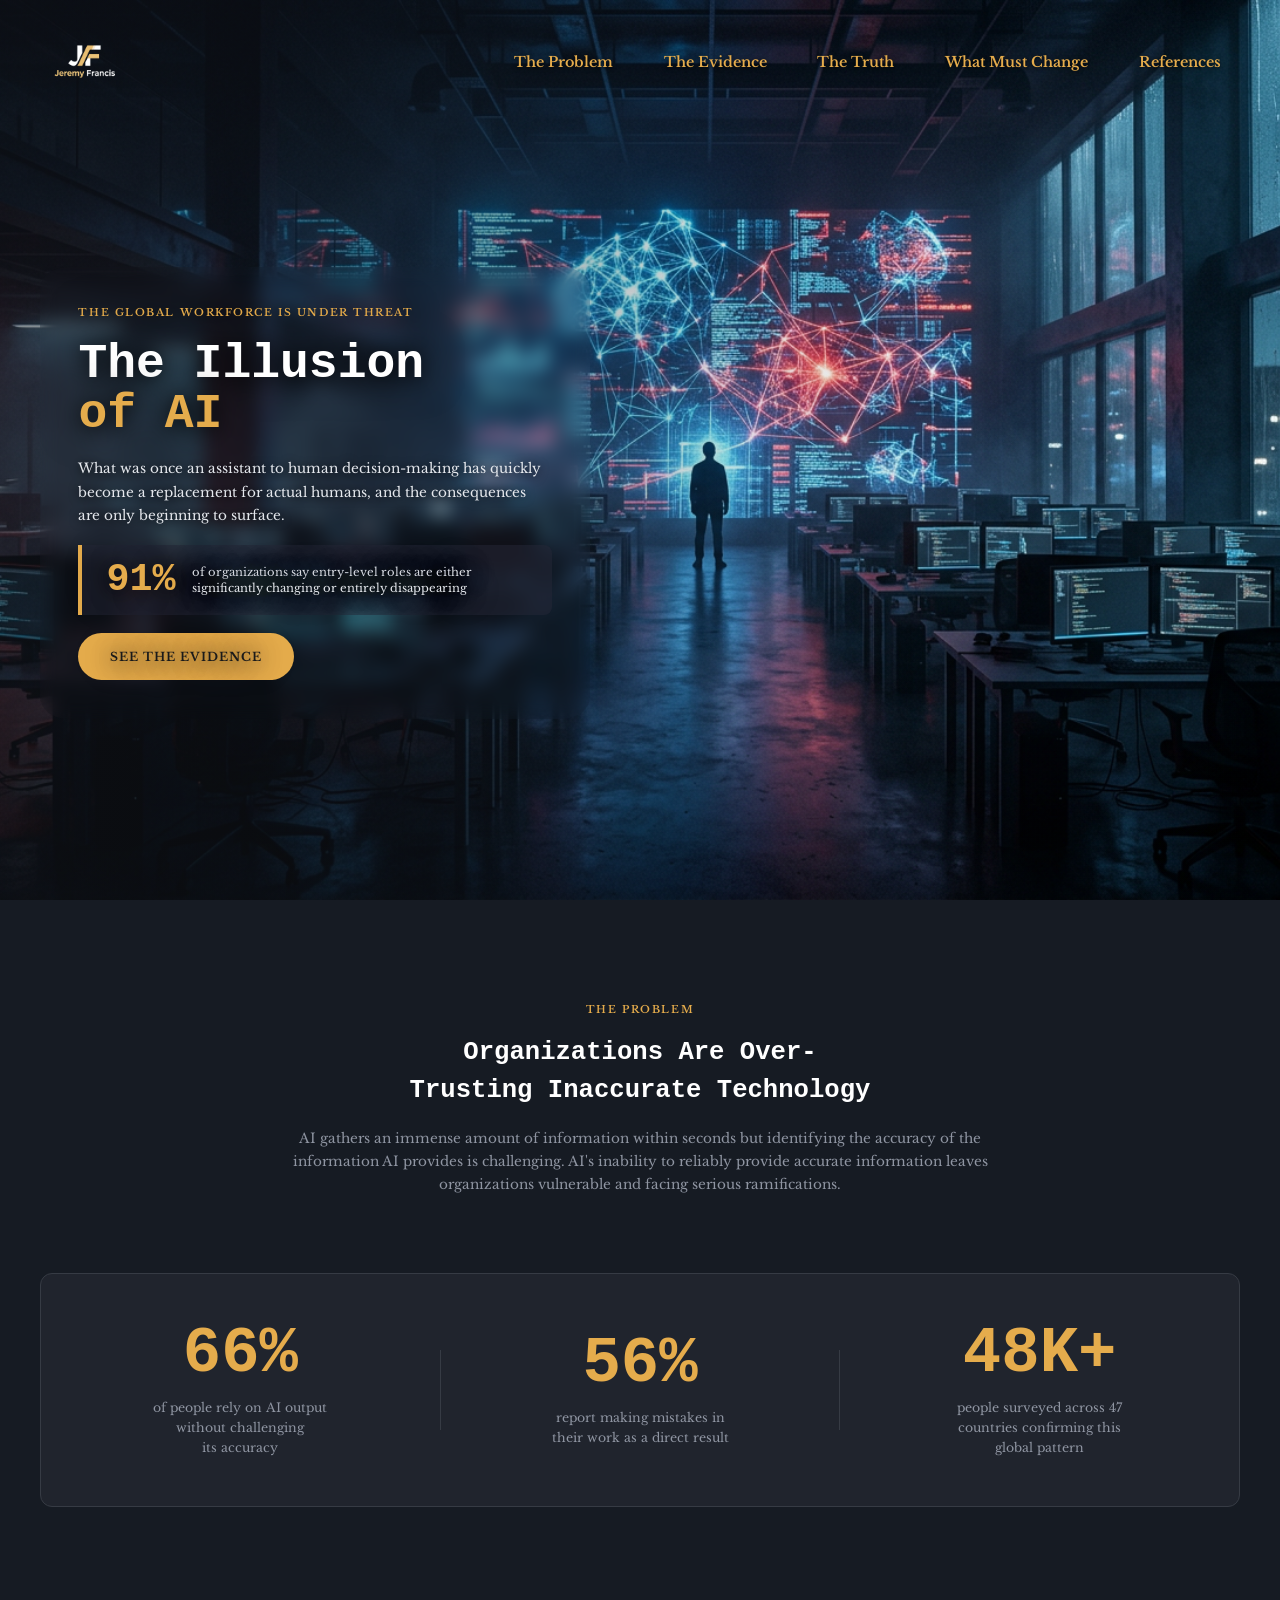
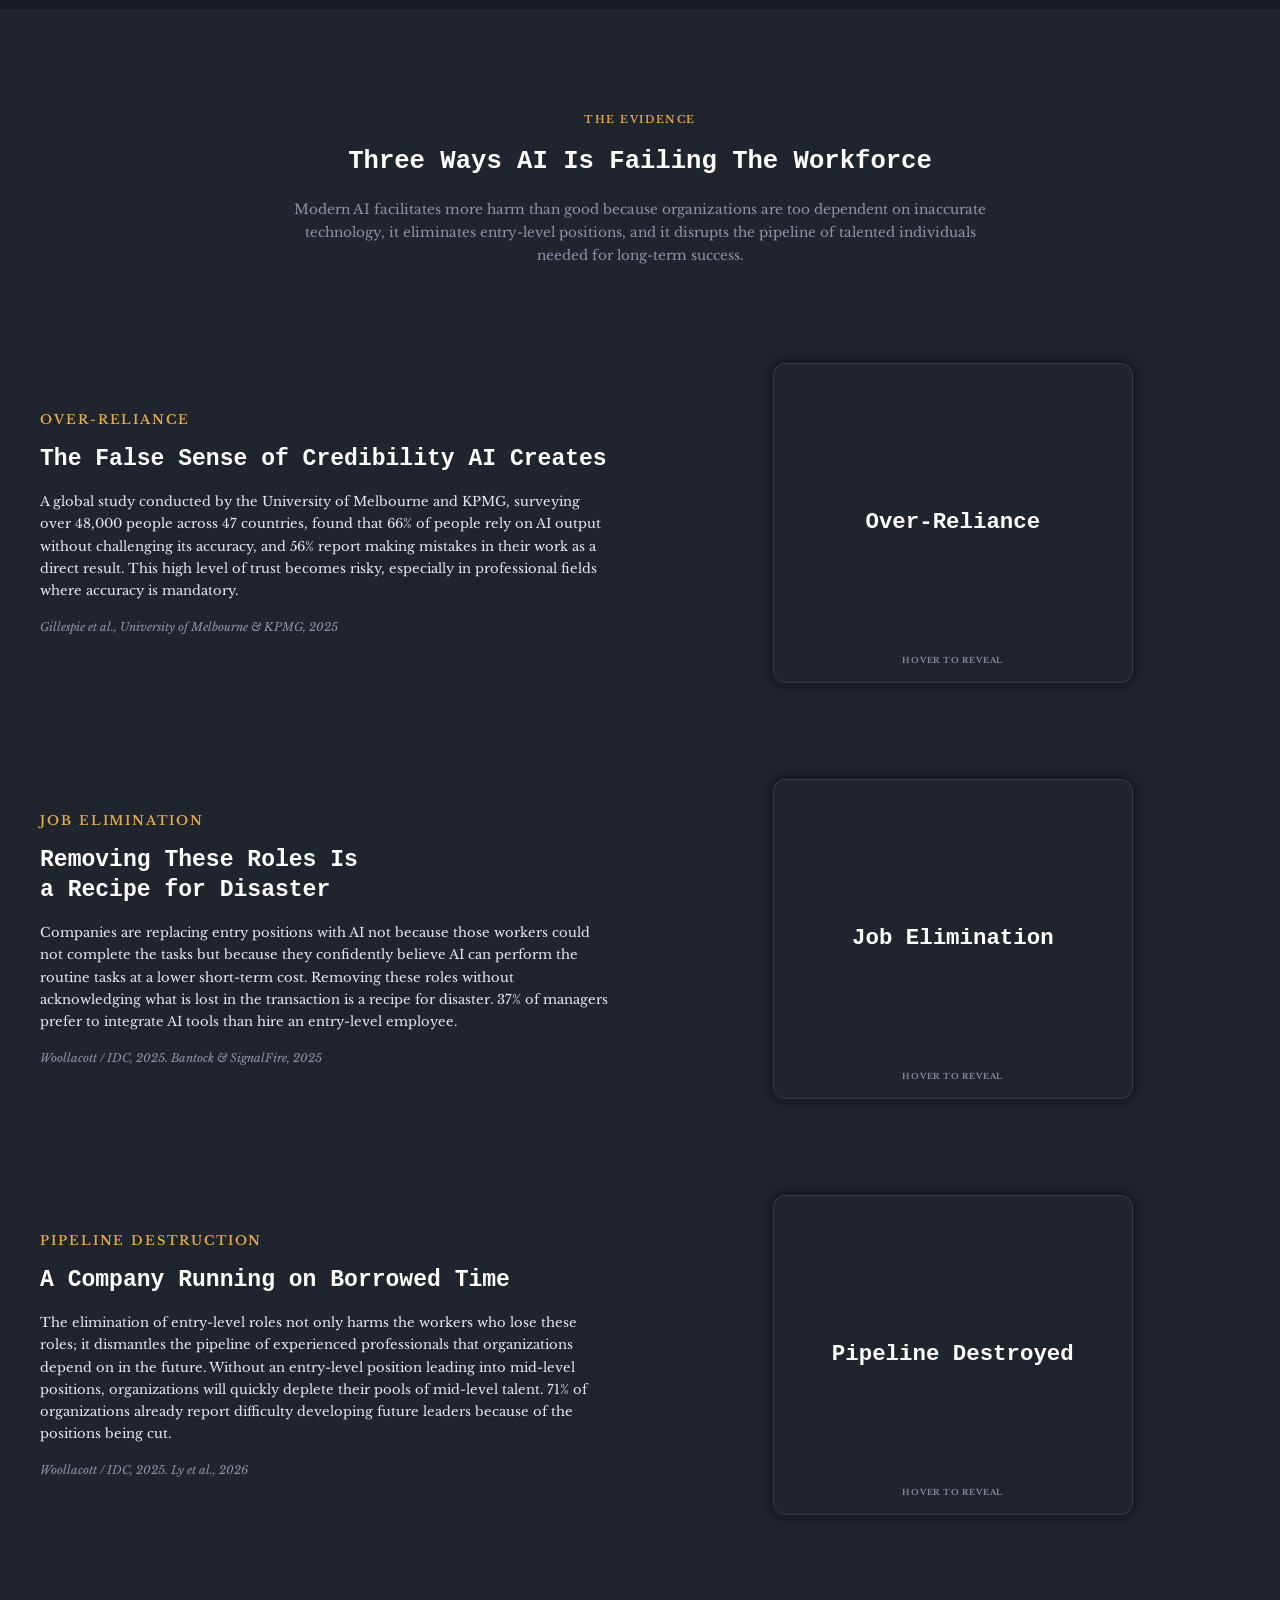
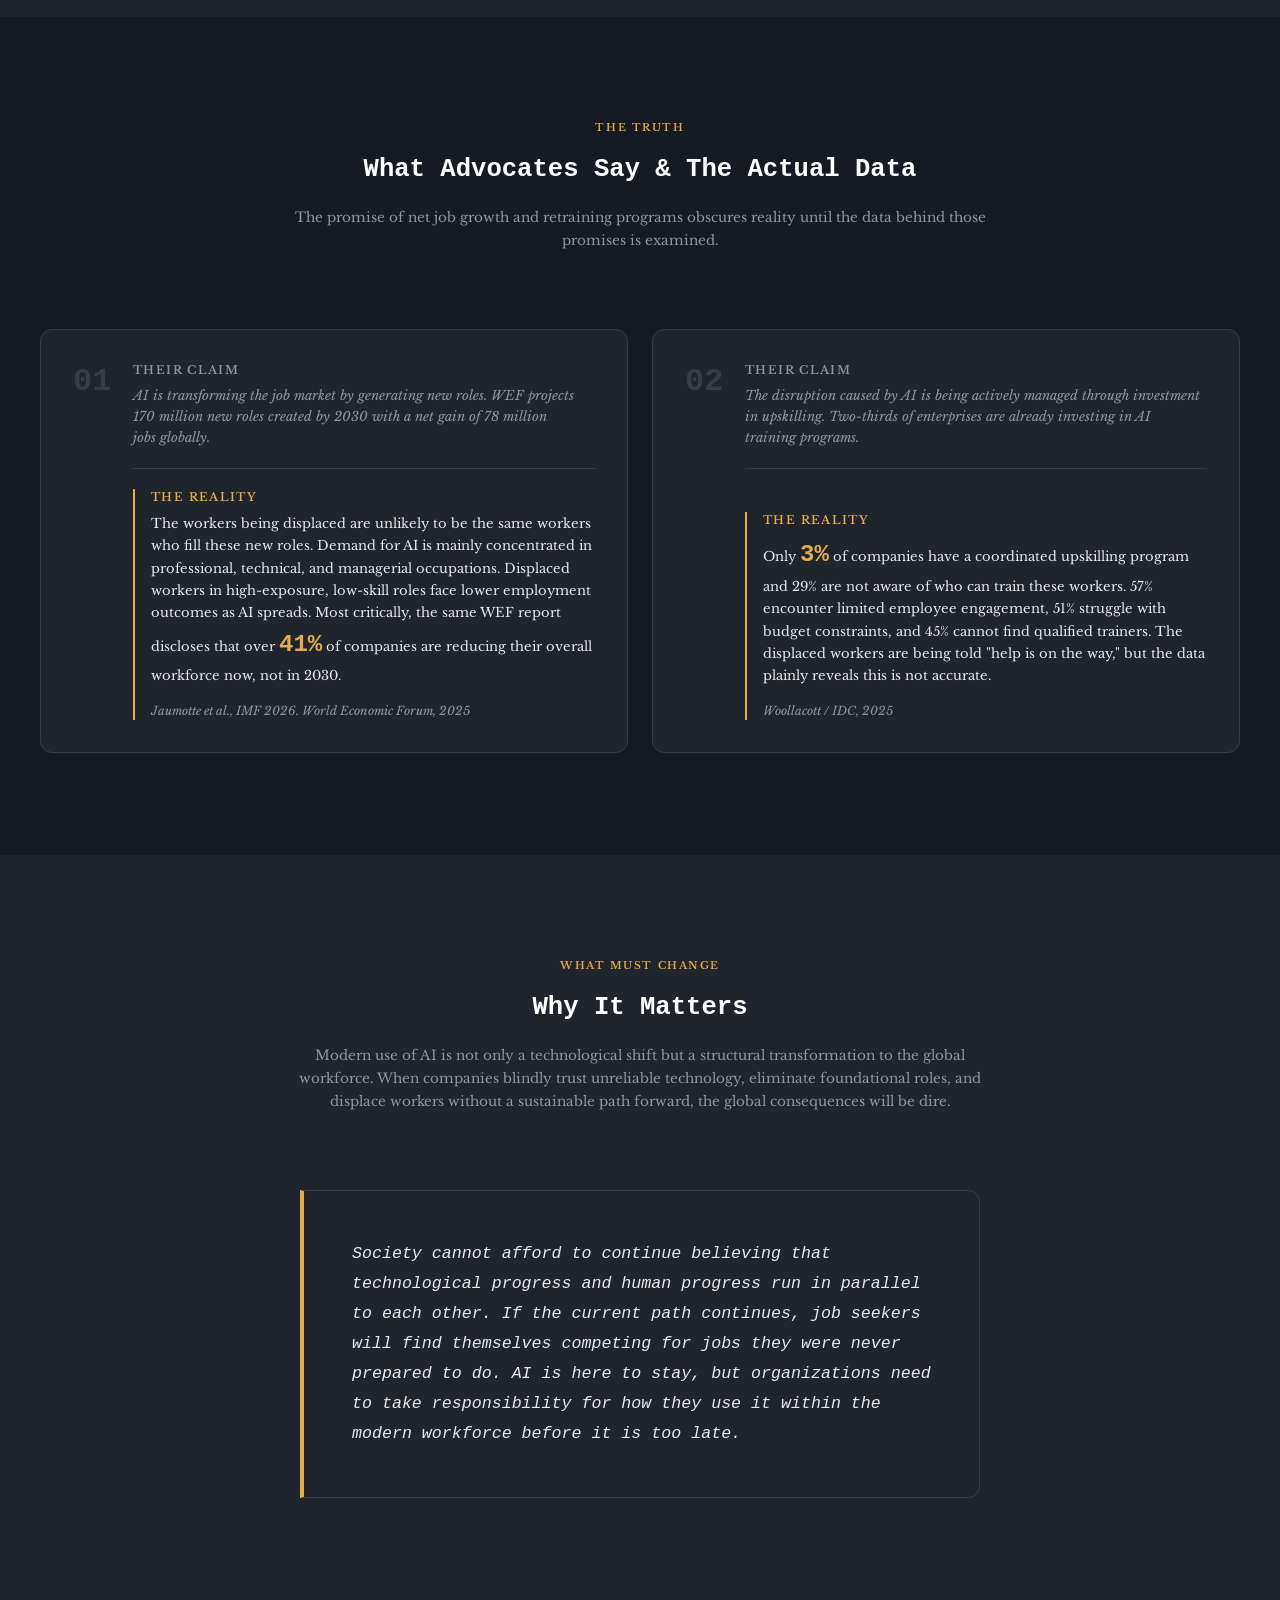
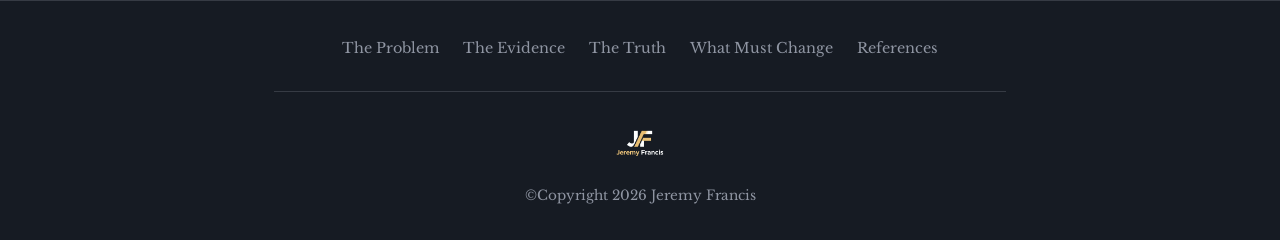
<file: index.html>
<!doctype html>
<html>
  <head>
    <title>AI Illusion</title>
    <link rel="stylesheet" href="style.css" />
    <meta name="viewport" content="width=device-width, initial-scale=1.0" />
  </head>
  <body>
    <header>
      <div>
        <nav>
          <a href="index.html" class="logo-text">
            <img src="public/transparent-logo.png" alt="Logo Jeremy Francis" />
          </a>
          <input type="checkbox" id="menu-toggle" class="menu-toggle" />
          <label for="menu-toggle" class="hamburger">
            <span></span>
          </label>
          <ul class="menu">
            <li><a href="#problem">The Problem</a></li>
            <li><a href="#evidence">The Evidence</a></li>
            <li><a href="#truth">The Truth</a></li>
            <li><a href="#change">What Must Change</a></li>
            <li><a href="references.html">References</a></li>
          </ul>
        </nav>
      </div>
    </header>

    <div class="hero-background-img">
      <div class="hero-content">
        <div class="hero-text">
          <p class="hero-eyebrow">The Global Workforce Is Under Threat</p>
          <h1 class="hero-title">
            The Illusion <span class="hero-accent">of AI</span>
          </h1>
          <p class="hero-subtitle">
            What was once an assistant to human decision-making has quickly
            become a replacement for actual humans, and the consequences are
            only beginning to surface.
          </p>
          <div class="hero-stat">
            <span class="stat-number">91%</span>
            <span class="stat-label"
              >of organizations say entry-level roles are either significantly
              changing or entirely disappearing</span
            >
          </div>
          <a href="#evidence" class="hero-btn">See The Evidence</a>
        </div>
      </div>
    </div>

    <main>
      <section id="problem" class="section">
        <div class="intro">
          <p class="eyebrow">The Problem</p>
          <h2>
            Organizations Are
            <span class="accent">Over-Trusting</span> Inaccurate Technology
          </h2>
          <p class="lead">
            AI gathers an immense amount of information within seconds but
            identifying the accuracy of the information AI provides is
            challenging. AI's inability to reliably provide accurate information
            leaves organizations vulnerable and facing serious ramifications.
          </p>
        </div>
        <div class="stats">
          <div>
            <span>66%</span>
            <p>of people rely on AI output without challenging its accuracy</p>
          </div>
          <hr />
          <div>
            <span>56%</span>
            <p>report making mistakes in their work as a direct result</p>
          </div>
          <hr />
          <div>
            <span>48K+</span>
            <p>
              people surveyed across 47 countries confirming this global pattern
            </p>
          </div>
        </div>
      </section>

      <section id="evidence" class="section">
        <div class="intro">
          <p class="eyebrow">The Evidence</p>
          <h2>
            Three Ways AI Is <span class="accent">Failing</span> The Workforce
          </h2>
          <p class="lead">
            Modern AI facilitates more harm than good because organizations are
            too dependent on inaccurate technology, it eliminates entry-level
            positions, and it disrupts the pipeline of talented individuals
            needed for long-term success.
          </p>
        </div>

        <div class="evidence-row">
          <div class="evidence-text">
            <p>Over-Reliance</p>
            <h3>The False Sense of Credibility AI Creates</h3>
            <p>
              A global study conducted by the University of Melbourne and KPMG,
              surveying over 48,000 people across 47 countries, found that 66%
              of people rely on AI output without challenging its accuracy, and
              56% report making mistakes in their work as a direct result. This
              high level of trust becomes risky, especially in professional
              fields where accuracy is mandatory.
            </p>
            <p class="evidence-source">
              Gillespie et al., University of Melbourne & KPMG, 2025
            </p>
          </div>
          <div class="card">
            <input type="checkbox" id="card-1" class="card-toggle" />
            <div class="first-content">
              <h2>Over-Reliance</h2>
              <label for="card-1" class="card-btn">View Info</label>
            </div>
            <div class="second-content">
              <p>
                Less experienced pathologists followed inaccurate AI results
                even when they previously diagnosed the correct results without
                the AI's assistance. The false sense of credibility AI creates
                can persuade even the most experienced individuals to second
                guess their own judgment.
              </p>
            </div>
          </div>
        </div>

        <div class="evidence-row evidence-row-reverse">
          <div class="card">
            <input type="checkbox" id="card-2" class="card-toggle" />
            <div class="first-content">
              <h2>Job Elimination</h2>
              <label for="card-2" class="card-btn">View Info</label>
            </div>
            <div class="second-content">
              <p>
                Junior-level job postings have declined 35% since January 2023,
                with 66% of enterprises actively slowing down on hiring junior
                roles. 91% of organizations acknowledge these roles are either
                significantly changing or entirely disappearing.
              </p>
            </div>
          </div>
          <div class="evidence-text">
            <p>Job Elimination</p>
            <h3>Removing These Roles Is a Recipe for Disaster</h3>
            <p>
              Companies are replacing entry positions with AI not because those
              workers could not complete the tasks but because they confidently
              believe AI can perform the routine tasks at a lower short-term
              cost. Removing these roles without acknowledging what is lost in
              the transaction is a recipe for disaster. 37% of managers prefer
              to integrate AI tools than hire an entry-level employee.
            </p>
            <p class="evidence-source">
              Woollacott / IDC, 2025. Bantock & SignalFire, 2025
            </p>
          </div>
        </div>

        <div class="evidence-row">
          <div class="evidence-text">
            <p>Pipeline Destruction</p>
            <h3>A Company Running on Borrowed Time</h3>
            <p>
              The elimination of entry-level roles not only harms the workers
              who lose these roles; it dismantles the pipeline of experienced
              professionals that organizations depend on in the future. Without
              an entry-level position leading into mid-level positions,
              organizations will quickly deplete their pools of mid-level
              talent. 71% of organizations already report difficulty developing
              future leaders because of the positions being cut.
            </p>
            <p class="evidence-source">
              Woollacott / IDC, 2025. Ly et al., 2026
            </p>
          </div>
          <div class="card">
            <input type="checkbox" id="card-3" class="card-toggle" />
            <div class="first-content">
              <h2>Pipeline Destroyed</h2>
              <label for="card-3" class="card-btn">View Info</label>
            </div>
            <div class="second-content">
              <p>
                Without having entry-level experience, applicants lack the
                advanced skills required for the remaining roles. A company that
                completely disregards the entry-level role is a company that is
                running on borrowed time.
              </p>
            </div>
          </div>
        </div>
      </section>

      <section id="truth" class="section">
        <div class="intro">
          <p class="eyebrow">The Truth</p>
          <h2>What Advocates Say & The Actual Data</h2>
          <p class="lead">
            The promise of net job growth and retraining programs obscures
            reality until the data behind those promises is examined.
          </p>
        </div>

        <div class="truth-list">
          <div class="truth-item">
            <span>01</span>
            <div>
              <div>
                <p>Their claim</p>
                <p>
                  AI is transforming the job market by generating new roles. WEF
                  projects 170 million new roles created by 2030 with a net gain
                  of 78 million jobs globally.
                </p>
              </div>
              <div>
                <p>The reality</p>
                <p>
                  The workers being displaced are unlikely to be the same
                  workers who fill these new roles. Demand for AI is mainly
                  concentrated in professional, technical, and managerial
                  occupations. Displaced workers in high-exposure, low-skill
                  roles face lower employment outcomes as AI spreads. Most
                  critically, the same WEF report discloses that over
                  <strong>41%</strong>
                  of companies are reducing their overall workforce now, not in
                  2030.
                </p>
                <p>Jaumotte et al., IMF 2026. World Economic Forum, 2025</p>
              </div>
            </div>
          </div>

          <div class="truth-item">
            <span>02</span>
            <div>
              <div>
                <p>Their claim</p>
                <p>
                  The disruption caused by AI is being actively managed through
                  investment in upskilling. Two-thirds of enterprises are
                  already investing in AI training programs.
                </p>
              </div>
              <div>
                <p>The reality</p>
                <p>
                  Only <strong>3%</strong> of companies have a coordinated
                  upskilling program and 29% are not aware of who can train
                  these workers. 57% encounter limited employee engagement, 51%
                  struggle with budget constraints, and 45% cannot find
                  qualified trainers. The displaced workers are being told "help
                  is on the way," but the data plainly reveals this is not
                  accurate.
                </p>
                <p>Woollacott / IDC, 2025</p>
              </div>
            </div>
          </div>
        </div>
      </section>

      <section id="change" class="section">
        <div class="intro">
          <p class="eyebrow">What Must Change</p>
          <h2>Why It <span class="accent">Matters</span></h2>
          <p class="lead">
            Modern use of AI is not only a technological shift but a structural
            transformation to the global workforce. When companies blindly trust
            unreliable technology, eliminate foundational roles, and displace
            workers without a sustainable path forward, the global consequences
            will be dire.
          </p>
        </div>
        <div class="change-closing">
          <p>
            Society cannot afford to continue believing that technological
            progress and human progress run in parallel to each other. If the
            current path continues, job seekers will find themselves competing
            for jobs they were never prepared to do. AI is here to stay, but
            organizations need to take responsibility for how they use it within
            the modern workforce before it is too late.
          </p>
        </div>
      </section>
    </main>

    <footer>
      <div class="maintain">
        <ul class="menu-footer">
          <li><a href="#problem">The Problem</a></li>
          <li><a href="#evidence">The Evidence</a></li>
          <li><a href="#truth">The Truth</a></li>
          <li><a href="#change">What Must Change</a></li>
          <li><a href="references.html">References</a></li>
        </ul>
        <div class="footer-head">
          <a href="index.html" class="logo-text">
            <img src="public/transparent-logo.png" alt="Logo Jeremy Francis" />
          </a>
          <p>©Copyright 2026 Jeremy Francis</p>
        </div>
      </div>
    </footer>
  </body>
</html>
</file>
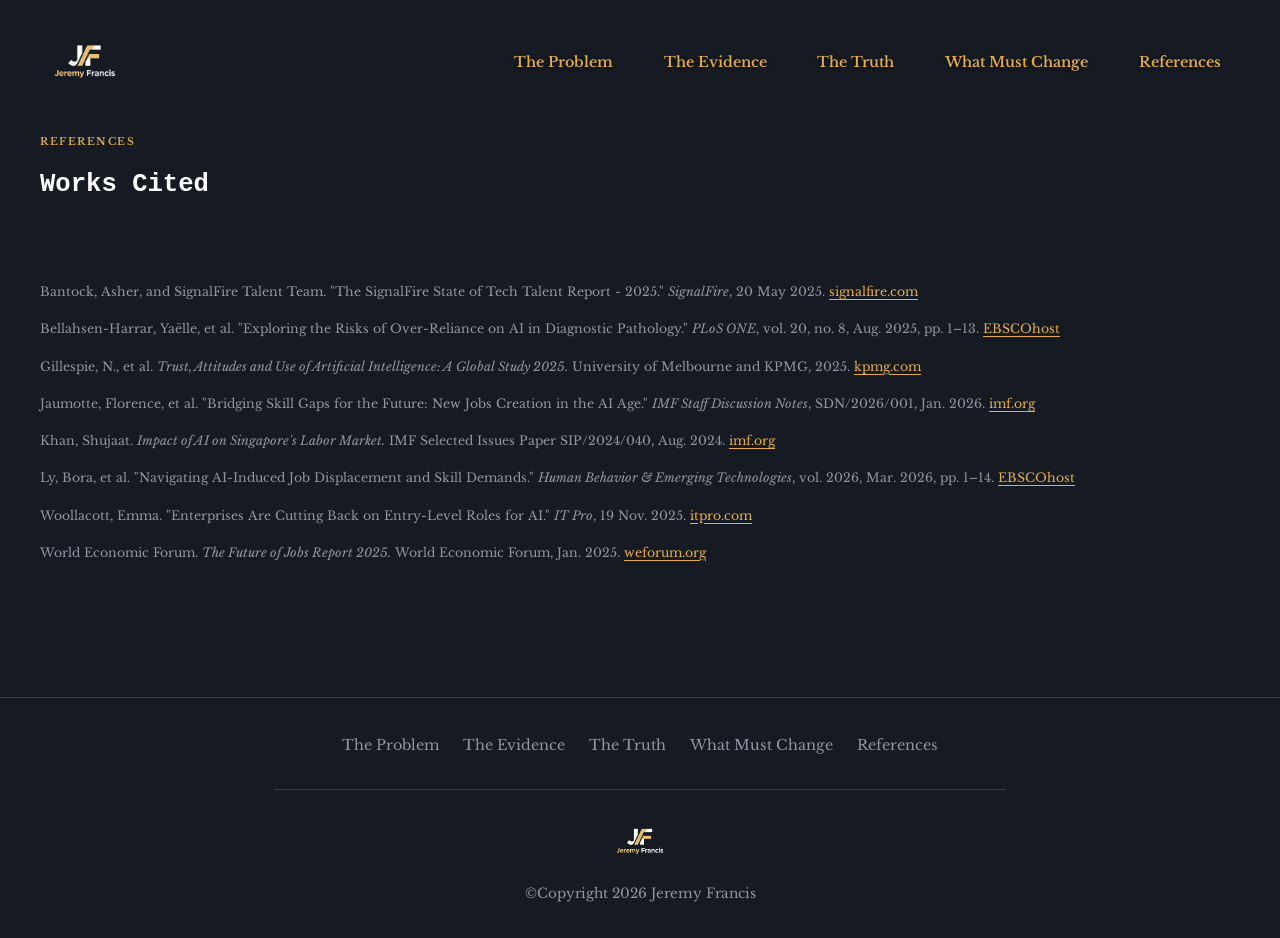
<file: references.html>
<!doctype html>
<html>
  <head>
    <title>References | AI Illusion</title>
    <link rel="stylesheet" href="style.css" />
    <meta name="viewport" content="width=device-width, initial-scale=1.0" />
  </head>
  <body>
    <header>
      <div>
        <nav>
          <a href="index.html" class="logo-text">
            <img src="public/transparent-logo.png" alt="Logo Jeremy Francis" />
          </a>
          <input type="checkbox" id="menu-toggle" class="menu-toggle" />
          <label for="menu-toggle" class="hamburger">
            <span></span>
          </label>
          <ul class="menu">
            <li><a href="index.html#problem">The Problem</a></li>
            <li><a href="index.html#evidence">The Evidence</a></li>
            <li><a href="index.html#truth">The Truth</a></li>
            <li><a href="index.html#change">What Must Change</a></li>
            <li><a href="references.html">References</a></li>
          </ul>
        </nav>
      </div>
    </header>

    <main>
      <section id="references" class="ref-section section">
        <div class="intro">
          <p class="eyebrow">References</p>
          <h2>Works <span class="accent">Cited</span></h2>
        </div>
        <div class="ref-list">
          <p>
            Bantock, Asher, and SignalFire Talent Team. "The SignalFire State of
            Tech Talent Report - 2025." <em>SignalFire</em>, 20 May 2025.
            <a
              href="https://www.signalfire.com/blog/signalfire-state-of-talent-report-2025"
              target="_blank"
              >signalfire.com</a
            >
          </p>
          <p>
            Bellahsen-Harrar, Yaëlle, et al. "Exploring the Risks of
            Over-Reliance on AI in Diagnostic Pathology." <em>PLoS ONE</em>,
            vol. 20, no. 8, Aug. 2025, pp. 1–13.
            <a
              href="https://doi-org.bridgevalley.idm.oclc.org/10.1371/journal.pone.0323270"
              target="_blank"
              >EBSCOhost</a
            >
          </p>
          <p>
            Gillespie, N., et al.
            <em
              >Trust, Attitudes and Use of Artificial Intelligence: A Global
              Study 2025.</em
            >
            University of Melbourne and KPMG, 2025.
            <a
              href="https://kpmg.com/xx/en/our-insights/ai-and-technology/trust-attitudes-and-use-of-ai.html"
              target="_blank"
              >kpmg.com</a
            >
          </p>
          <p>
            Jaumotte, Florence, et al. "Bridging Skill Gaps for the Future: New
            Jobs Creation in the AI Age." <em>IMF Staff Discussion Notes</em>,
            SDN/2026/001, Jan. 2026.
            <a
              href="https://www.imf.org/-/media/files/publications/sdn/2026/english/sdnea2026001.pdf"
              target="_blank"
              >imf.org</a
            >
          </p>
          <p>
            Khan, Shujaat. <em>Impact of AI on Singapore's Labor Market.</em>
            IMF Selected Issues Paper SIP/2024/040, Aug. 2024.
            <a
              href="https://www.imf.org/-/media/files/publications/selected-issues-papers/2024/english/sipea2024040.pdf"
              target="_blank"
              >imf.org</a
            >
          </p>
          <p>
            Ly, Bora, et al. "Navigating AI-Induced Job Displacement and Skill
            Demands." <em>Human Behavior & Emerging Technologies</em>, vol.
            2026, Mar. 2026, pp. 1–14.
            <a
              href="https://doi-org.bridgevalley.idm.oclc.org/10.1155/hbe2/3424335"
              target="_blank"
              >EBSCOhost</a
            >
          </p>
          <p>
            Woollacott, Emma. "Enterprises Are Cutting Back on Entry-Level Roles
            for AI." <em>IT Pro</em>, 19 Nov. 2025.
            <a
              href="https://www.itpro.com/business/careers-and-training/enterprises-are-cutting-back-on-entry-level-roles-for-ai-and-its-going-to-create-a-nightmarish-future-skills-shortage"
              target="_blank"
              >itpro.com</a
            >
          </p>
          <p>
            World Economic Forum. <em>The Future of Jobs Report 2025.</em>
            World Economic Forum, Jan. 2025.
            <a
              href="https://www.weforum.org/publications/the-future-of-jobs-report-2025/digest/"
              target="_blank"
              >weforum.org</a
            >
          </p>
        </div>
      </section>
    </main>

    <footer>
      <div class="maintain">
        <ul class="menu-footer">
          <li><a href="index.html#problem">The Problem</a></li>
          <li><a href="index.html#evidence">The Evidence</a></li>
          <li><a href="index.html#truth">The Truth</a></li>
          <li><a href="index.html#change">What Must Change</a></li>
          <li><a href="references.html">References</a></li>
        </ul>
        <div class="footer-head">
          <a href="index.html" class="logo-text">
            <img src="public/transparent-logo.png" alt="Logo Jeremy Francis" />
          </a>
          <p>©Copyright 2026 Jeremy Francis</p>
        </div>
      </div>
    </footer>
  </body>
</html>
</file>
<file: style.css>
@import url("https://fonts.googleapis.com/css2?family=Libre+Baskerville:ital,wght@0,400;0,700;1,400&display=swap");
/* ==========================================================================
   CSS RESET — https://www.joshwcomeau.com/css/custom-css-reset/
   ========================================================================== */

*,
*::before,
*::after {
  box-sizing: border-box;
}

*:not(dialog) {
  margin: 0;
}

@media (prefers-reduced-motion: no-preference) {
  html {
    interpolate-size: allow-keywords;
  }
}

body {
  line-height: 1.5;
  -webkit-font-smoothing: antialiased;
}

img,
picture,
video,
canvas,
svg {
  display: block;
  max-width: 100%;
}

input,
button,
textarea,
select {
  font: inherit;
}

p,
h1,
h2,
h3,
h4,
h5,
h6 {
  overflow-wrap: break-word;
}

p {
  text-wrap: pretty;
}

h1,
h2,
h3,
h4,
h5,
h6 {
  text-wrap: balance;
}

#root,
#__next {
  isolation: isolate;
}

/* ==========================================================================
   VARIABLES
   ========================================================================== */

:root {
  --main-bg: oklch(22% 0.018 264);
  --card-bg: oklch(26% 0.018 264);
  --card-border-color: oklch(35% 0.018 264);
  --accent-main: oklch(78% 0.13 78);
  --accent-alt: oklch(44% 0.18 25);
  --heading-color: oklch(100% 0 0);
  --body-text: oklch(93% 0.008 264);
  --small-text: oklch(67% 0.02 264);
  --heading-font: "Courier New", Courier, monospace;
  --body-font: "Libre Baskerville", Georgia, serif;
  --container: 1200px;
}

html {
  scroll-behavior: smooth;
  scroll-padding: 4rem;
}

/* ==========================================================================
   HEADER & NAV
   ========================================================================== */

header {
  width: 100%;
  position: fixed;
  top: 0;
  padding: clamp(0.5rem, 1vw + 0.2rem, 1rem) clamp(1rem, 2vw + 0.5rem, 3rem);
  z-index: 1000;
  min-height: clamp(60px, 10vh, 85px);
  align-content: center;
  background: transparent;
  border-bottom: 1px solid transparent;
  transition:
    background 0.3s ease,
    border-color 0.3s ease;
  animation: header-bg linear both;
  animation-timeline: scroll(root);
  animation-range: 0dvh 100dvh;
}

@keyframes header-bg {
  0% {
    background: transparent;
    border-bottom-color: transparent;
  }
  10%,
  100% {
    background: var(--card-bg);
    border-bottom-color: var(--card-border-color);
  }
}

nav {
  max-width: var(--container);
  margin: auto;
  display: flex;
  align-items: center;
  justify-content: space-between;
}

.logo-text img {
  width: clamp(70px, 11vw, 90px);
  height: auto;
}

.menu {
  display: flex;
  flex-wrap: nowrap;
  max-width: var(--container);
  align-items: center;
  gap: clamp(0.35rem, 1vw, 0.8rem);
  list-style: none;

  & a {
    text-decoration: none;
    padding: 0.8rem 1rem;
    font-family: var(--body-font);
    font-size: clamp(0.9rem, 0.9vw, 1.05rem);
    font-weight: 600;
    color: var(--accent-main);
    text-shadow: 0 1px 4px rgba(0, 0, 0, 0.8);
    transition: 0.5s;
    border: 3px solid transparent;
  }

  & a:hover {
    color: var(--heading-color);
    border-color: var(--accent-main);
  }
}

.menu-toggle {
  display: none;
}

.hamburger {
  display: none;
  width: clamp(40px, 6vw, 45px);
  height: clamp(40px, 6vw, 45px);
  align-items: center;
  justify-content: center;
  border-radius: 12px;
  border: 2px solid rgba(255, 255, 255, 0.12);
  background: rgba(255, 255, 255, 0.06);
  cursor: pointer;

  & span,
  & span::before,
  & span::after {
    display: block;
    width: 18px;
    height: 2px;
    background: #fff;
    position: relative;
    content: "";
    transition:
      transform 0.25s ease,
      top 0.25s ease,
      background 0.25s ease;
    transform-origin: center;
  }

  & span::before {
    position: absolute;
    top: -6px;
  }

  & span::after {
    position: absolute;
    top: 6px;
  }
}

/* ==========================================================================
   HERO
   ========================================================================== */

.hero-background-img {
  background-image: url(public/hero-bg-english.png);
  background-size: cover;
  background-position: 30% center;
  background-repeat: no-repeat;
  width: 100%;
  min-height: 100dvh;
  position: relative;
}

.hero-background-img::before {
  content: "";
  position: absolute;
  inset: 0;
  background: linear-gradient(
    to right,
    oklch(22% 0.018 264 / 0.5) 0%,
    oklch(22% 0.018 264 / 0.4) 35%,
    oklch(22% 0.018 264 / 0.1) 60%,
    transparent 100%
  );
  pointer-events: none;
}

.hero-background-img > * {
  position: relative;
  z-index: 1;
}

.hero-content {
  display: grid;
  grid-template-columns: 65ch 2fr;
  align-items: center;
  justify-items: start;
  height: 100dvh;
  max-width: var(--container);
  margin: 0 auto;
  padding-top: clamp(60px, 10vh, 85px);
}

.hero-text {
  display: flex;
  flex-direction: column;
  gap: clamp(1rem, 2vh, 1.5rem);
  max-width: 550px;
  backdrop-filter: blur(9px);
  -webkit-backdrop-filter: blur(9px);
  padding: clamp(1.5rem, 3vw, 2.5rem);
  border-radius: 5%;
  text-shadow:
    0 2px 20px rgba(0, 0, 0, 0.9),
    0 0 40px rgba(0, 0, 0, 0.7);
}

.hero-eyebrow {
  font-family: var(--body-font);
  font-size: clamp(0.65rem, 0.8vw, 0.78rem);
  font-weight: 600;
  color: var(--accent-main);
  text-transform: uppercase;
  letter-spacing: 0.15em;
}

.hero-title {
  font-family: var(--heading-font);
  font-size: clamp(2rem, 4vw + 0.5rem, 3rem);
  font-weight: 700;
  color: var(--heading-color);
  line-height: 1.05;
  text-shadow:
    0 2px 20px rgba(0, 0, 0, 0.9),
    0 0 40px rgba(0, 0, 0, 0.7);
}

.hero-accent {
  color: var(--accent-main);
}

.hero-subtitle {
  font-family: var(--body-font);
  font-size: clamp(0.85rem, 1vw, 0.95rem);
  color: var(--body-text);
  line-height: 1.7;
  text-shadow: 0 1px 10px rgba(0, 0, 0, 0.9);
}

.hero-stat {
  display: flex;
  align-items: center;
  gap: 1rem;
  padding: 1rem 1.5rem;
  background: rgba(39, 40, 56, 0.5);
  backdrop-filter: blur(8px);
  -webkit-backdrop-filter: blur(8px);
  border-left: 4px solid var(--accent-main);
  border-radius: 0 8px 8px 0;
  max-width: fit-content;
}

.stat-number {
  font-family: var(--heading-font);
  font-size: clamp(1.6rem, 3vw, 2.4rem);
  font-weight: 700;
  color: var(--accent-main);
  line-height: 1;
}

.stat-label {
  font-family: var(--body-font);
  font-size: clamp(0.72rem, 0.9vw, 0.82rem);
  color: var(--body-text);
  line-height: 1.4;
}

.hero-btn {
  display: inline-block;
  text-decoration: none;
  padding: 0.9rem 2rem;
  background: var(--accent-main);
  color: #1a1a1a;
  font-family: var(--body-font);
  font-size: clamp(0.75rem, 0.9vw, 0.88rem);
  font-weight: 700;
  border-radius: 50px;
  transition: 0.3s ease;
  align-self: flex-start;
  text-transform: uppercase;
  letter-spacing: 0.08em;
}

.hero-btn:hover {
  background: var(--heading-color);
  color: #1a1a1a;
  transform: translateY(-2px);
  box-shadow: 0 8px 25px rgba(246, 174, 45, 0.3);
}

/* ==========================================================================
   BODY & TYPOGRAPHY
   ========================================================================== */

body {
  background-color: var(--main-bg);
  min-height: 100dvh;
  overflow-x: hidden;
  font-family: var(--body-font);
}

main {
  display: flex;
  flex-direction: column;
  align-items: center;
}

h1 {
  font-size: clamp(1.6rem, 4vw + 0.5rem, 2.8rem);
  color: var(--heading-color);
  font-weight: 700;
  font-family: var(--heading-font);
}

h2 {
  font-size: clamp(1.2rem, 2.5vw + 0.3rem, 1.6rem);
  color: var(--heading-color);
  font-weight: 700;
  font-family: var(--heading-font);
}

p {
  font-size: clamp(0.85rem, 0.9vw + 0.1rem, 0.95rem);
  font-weight: 400;
  color: var(--body-text);
}

/* ==========================================================================
   SHARED SECTION PATTERNS
   ========================================================================== */

.section {
  width: 100%;
  padding: clamp(4rem, 8vw, 8rem) clamp(1rem, 2vw + 0.5rem, 3rem);
  display: flex;
  flex-direction: column;
  align-items: center;
  gap: clamp(3rem, 6vw, 5rem);
}

.intro {
  max-width: 700px;
  width: 100%;
  text-align: center;
  display: flex;
  flex-direction: column;
  gap: 1rem;
}

.eyebrow {
  font-family: var(--body-font);
  font-size: clamp(0.65rem, 0.8vw, 0.78rem);
  font-weight: 600;
  color: var(--accent-main);
  text-transform: uppercase;
  letter-spacing: 0.15em;
}

.lead {
  font-family: var(--body-font);
  font-size: clamp(0.85rem, 1vw, 0.95rem);
  color: var(--small-text);
  line-height: 1.7;
}

/* ==========================================================================
   PROBLEM
   ========================================================================== */

#problem {
  background: var(--main-bg);
}

#problem .stats {
  display: flex;
  align-items: center;
  justify-content: center;
  width: 100%;
  max-width: var(--container);
  background: var(--card-bg);
  border: 1px solid var(--card-border-color);
  border-radius: 12px;
  overflow: hidden;
}

#problem .stats > div {
  flex: 1;
  display: flex;
  flex-direction: column;
  align-items: center;
  text-align: center;
  gap: 0.75rem;
  padding: clamp(2rem, 4vw, 3rem);
}

#problem .stats > div > span {
  font-family: var(--heading-font);
  font-size: clamp(2.4rem, 5vw, 4rem);
  font-weight: 700;
  color: var(--accent-main);
  line-height: 1;
}

#problem .stats > div > p {
  font-size: clamp(0.78rem, 0.9vw, 0.88rem);
  color: var(--small-text);
  line-height: 1.6;
  max-width: 200px;
}

#problem hr {
  width: 1px;
  height: 80px;
  background: var(--card-border-color);
  border: none;
  flex-shrink: 0;
}

/* ==========================================================================
   EVIDENCE
   ========================================================================== */

#evidence {
  background: var(--card-bg);
  gap: clamp(4rem, 8vw, 6rem);
}

.evidence-row {
  display: grid;
  grid-template-columns: 1fr 1fr;
  align-items: center;
  gap: clamp(2rem, 4vw, 4rem);
  width: 100%;
  max-width: var(--container);
}

.evidence-row-reverse .card {
  order: 2;
}

.evidence-row-reverse .evidence-text {
  order: 1;
}

.evidence-text {
  display: flex;
  flex-direction: column;
  gap: 1rem;
}

.evidence-text > p:first-child {
  font-size: clamp(0.75rem, 1vw, 0.9rem);
  font-weight: 600;
  color: var(--accent-main);
  text-transform: uppercase;
  letter-spacing: 0.15em;
}

.evidence-text h3 {
  font-family: var(--heading-font);
  font-size: clamp(1.1rem, 1.8vw, 1.5rem);
  color: var(--heading-color);
  line-height: 1.3;
}

.evidence-text > p:nth-child(3) {
  font-size: clamp(0.82rem, 1vw, 0.92rem);
  color: var(--body-text);
  line-height: 1.7;
}

.evidence-source {
  font-size: 0.72rem;
  color: var(--small-text);
  font-style: italic;
}

#evidence .card {
  height: 320px;
  justify-self: center;
  max-width: 360px;
  width: 100%;
}

/* ==========================================================================
   CARDS
   ========================================================================== */

.card {
  width: 100%;
  height: 280px;
  background: var(--card-bg);
  transition: all 0.4s ease;
  border-radius: 12px;
  border: 1px solid var(--card-border-color);
  box-shadow: 0px 0px 10px 5px oklch(0% 0 0 / 0.3);
  cursor: pointer;
  position: relative;
  overflow: hidden;
}

.card:hover {
  transform: scale(1.03);
  box-shadow: 0px 0px 20px 8px oklch(76% 0.16 75 / 0.15);
  background: var(--main-bg);
  border-color: var(--accent-main);
}

.first-content {
  position: absolute;
  inset: 0;
  transition: all 0.4s ease;
  display: flex;
  flex-direction: column;
  justify-content: center;
  align-items: center;
  gap: 1rem;
  opacity: 1;
  padding: clamp(1.5rem, 3vw, 2rem);
  text-align: center;
  transform: rotate(0deg);
}
.first-content::after {
  content: "Hover to reveal";
  position: absolute;
  bottom: 1rem;
  font-size: 8px;
  font-weight: 600;
  color: var(--small-text);
  letter-spacing: 0.1em;
  text-transform: uppercase;
  opacity: 1;
}

@keyframes hint-fade {
  0% {
    opacity: 0;
    transform: translateY(4px);
  }
  30% {
    opacity: 1;
    transform: translateY(0);
  }
  70% {
    opacity: 1;
    transform: translateY(0);
  }
  100% {
    opacity: 0;
    transform: translateY(-4px);
  }
}
@media (hover: hover) {
  .first-content::after {
    content: "Hover to reveal";
    position: absolute;
    bottom: 1rem;
    font-size: 8px;
    font-weight: 600;
    color: var(--small-text);
    letter-spacing: 0.1em;
    text-transform: uppercase;
    opacity: 1;
  }

  .card:hover .first-content::after {
    display: none;
  }
}

.card:hover .first-content::after {
  display: none;
}

.card:hover .first-content {
  opacity: 0;
  transform: rotate(-90deg) scale(0);
}

.second-content {
  position: absolute;
  inset: 0;
  opacity: 0;
  display: flex;
  flex-direction: column;
  justify-content: center;
  align-items: center;
  border-radius: 12px;
  transition: all 0.4s ease;
  padding: clamp(1.5rem, 3vw, 2rem);
  transform: rotate(90deg) scale(-1);
  border-left: 4px solid var(--accent-main);
  text-align: center;
}

.card:hover .second-content {
  opacity: 1;
  transform: rotate(0deg);
  background: oklch(26% 0.018 264 / 0.95);
}

.first-content h2 {
  font-family: var(--heading-font);
  font-size: clamp(1rem, 1.8vw, 1.4rem);
  color: var(--heading-color);
}

.second-content p {
  font-size: clamp(0.78rem, 0.9vw, 0.9rem);
  color: var(--body-text);
  line-height: 1.7;
}

.card-toggle {
  display: none;
}

.card-btn {
  display: none;
}

@media (hover: none) {
  .card-btn {
    display: inline-block;
    margin-top: 1rem;
    padding: 0.6rem 1.5rem;
    background: var(--accent-main);
    color: #1a1a1a;
    font-size: 0.85rem;
    font-weight: 700;
    border-radius: 50px;
    cursor: pointer; 
    -webkit-tap-highlight-color: transparent; 
    touch-action: manipulation; 
    text-transform: uppercase;
    letter-spacing: 0.08em;
    transition: background 0.2s ease;
    border: none;
    user-select: none; 
  }
}

  .card-btn:hover {
    background: var(--heading-color);
  }

  .card-toggle:checked ~ .first-content {
    opacity: 0;
    transform: rotate(-90deg) scale(0);
    position: absolute;
    pointer-events: none;
  }

  .card-toggle:checked ~ .second-content {
    opacity: 1;
    transform: rotate(0deg);
    background: oklch(26% 0.018 264 / 0.95);
  }
}

/* ==========================================================================
   TRUTH
   ========================================================================== */

#truth {
  background: var(--main-bg);
}

#truth .intro h2 span {
  color: var(--accent-alt);
}

.truth-list {
  width: 100%;
  max-width: var(--container);
  display: grid;
  grid-template-columns: 1fr 1fr;
  gap: clamp(1rem, 2vw, 1.5rem);
  align-items: stretch;
}

.truth-item {
  display: flex;
  gap: clamp(0.75rem, 2vw, 1.25rem);
  padding: clamp(1.5rem, 3vw, 2rem);
  background: var(--card-bg);
  border: 1px solid var(--card-border-color);
  border-radius: 12px;
  height: 100%;
}

.truth-item > span {
  font-family: var(--heading-font);
  font-size: clamp(1.4rem, 2.5vw, 2rem);
  font-weight: 700;
  color: var(--card-border-color);
  line-height: 1;
  min-width: 2.5rem;
  flex-shrink: 0;
  padding-top: 4px;
}

.truth-item > div {
  flex: 1;
  display: flex;
  flex-direction: column;
  gap: 1.25rem;
  justify-content: space-between;
}

.truth-item > div > div:first-child {
  display: flex;
  flex-direction: column;
  gap: 0.4rem;
  padding-bottom: 1.25rem;
  border-bottom: 1px solid var(--card-border-color);
}

.truth-item > div > div:first-child > p:first-child {
  font-size: clamp(0.65rem, 0.9vw, 0.78rem);
  font-weight: 600;
  letter-spacing: 0.12em;
  text-transform: uppercase;
  color: var(--small-text);
}

.truth-item > div > div:first-child > p:last-child {
  font-size: clamp(0.82rem, 1vw, 0.92rem);
  color: var(--small-text);
  line-height: 1.6;
  font-style: italic;
}

.truth-item > div > div:last-child {
  display: flex;
  flex-direction: column;
  gap: 0.4rem;
  padding-left: clamp(0.75rem, 1.5vw, 1rem);
  border-left: 2px solid var(--accent-main);
}

.truth-item > div > div:last-child > p:first-child {
  font-size: clamp(0.65rem, 0.9vw, 0.78rem);
  font-weight: 600;
  letter-spacing: 0.12em;
  text-transform: uppercase;
  color: var(--accent-main);
}

.truth-item > div > div:last-child > p:nth-child(2) {
  font-size: clamp(0.82rem, 1vw, 0.92rem);
  color: var(--body-text);
  line-height: 1.7;
}

.truth-item strong {
  font-family: var(--heading-font);
  font-size: clamp(1.1rem, 2vw, 1.5rem);
  font-weight: 700;
  color: var(--accent-main);
}

.truth-item > div > div:last-child > p:last-child {
  font-size: 0.75rem;
  color: var(--small-text);
  font-style: italic;
  margin-top: 0.5rem;
}

/* ==========================================================================
   CHANGE
   ========================================================================== */

#change {
  background: var(--card-bg);
}

.change-closing {
  max-width: 680px;
  padding: clamp(2rem, 4vw, 3rem);
  border: 1px solid var(--card-border-color);
  border-left: 4px solid var(--accent-main);
  border-radius: 0 12px 12px 0;
}

.change-closing p {
  font-family: var(--heading-font);
  font-size: clamp(0.88rem, 1.3vw, 1.05rem);
  color: var(--body-text);
  line-height: 1.8;
  font-style: italic;
}

/* ==========================================================================
   REFERENCES
   ========================================================================== */

#references {
  background: var(--main-bg);
}
.ref-section {
  margin: clamp(2rem, 8vw, 2rem) clamp(1rem, 2vw + 0.5rem, 3rem);
}

#references .intro {
  max-width: var(--container);
  text-align: left;
}

.ref-list {
  width: 100%;
  max-width: var(--container);
  display: flex;
  flex-direction: column;
  gap: 1rem;
}

.ref-list p {
  font-size: clamp(0.78rem, 0.9vw, 0.88rem);
  color: var(--small-text);
  line-height: 1.7;
  padding-left: 2rem;
  text-indent: -2rem;
}

.ref-list a {
  color: var(--accent-main);
  text-decoration: underline;
  text-underline-offset: 3px;
  transition: color 0.2s ease;
}

.ref-list a:hover {
  color: var(--heading-color);
}

/* ==========================================================================
   FOOTER
   ========================================================================== */

footer {
  width: 100%;
  border-top: 1px solid var(--card-border-color);
}

.maintain {
  max-width: 800px;
  margin: 0 auto;
  padding: clamp(1rem, 2vw + 0.5rem, 3rem);
  display: flex;
  flex-direction: column;
  align-items: center;
  gap: clamp(1rem, 2vw + 0.5rem, 2rem);
}

.menu-footer {
  display: flex;
  flex-wrap: wrap;
  justify-content: center;
  gap: 0.5rem 1.5rem;
  list-style: none;
  padding: 0;

  & a {
    text-decoration: none;
    color: var(--small-text);
    font-size: 0.9rem;
    transition: 0.2s;
  }

  & a:hover {
    color: var(--heading-color);
  }
}

.footer-head {
  display: flex;
  flex-direction: column;
  align-items: center;
  gap: 0.5rem;
  border-top: 1px solid var(--card-border-color);
  padding-top: 1rem;
  width: 100%;

  & img {
    width: 70px;
  }

  & p {
    color: var(--small-text);
    font-size: 0.85rem;
  }
}

/* ==========================================================================
   RESPONSIVE
   ========================================================================== */
@media (width > 1140px) {
  .card-btn {
    display: none;
  }
}
@media (max-width: 1140px) {
  header {
    left: 0;
    width: 100%;
  }

  header:has(.menu-toggle:checked) {
    background: rgba(39, 40, 56, 0.4);
    backdrop-filter: blur(16px);
    -webkit-backdrop-filter: blur(16px);
    border-bottom-color: var(--card-border-color);
  }
  .first-content::after {
    content: "";
  }

  .logo-text img {
    width: clamp(55px, 15vw, 90px);
  }

  .hero-background-img {
    background-position: 30% center;
  }

  .menu {
    position: absolute;
    top: 100%;
    left: 0;
    right: 0;
    flex-direction: column;
    align-items: center;
    gap: clamp(0.25rem, 1vh, 0.5rem);
    background: transparent;
    max-height: 0;
    padding: 0;
    opacity: 0;
    pointer-events: none;
    transition:
      max-height 0.3s ease,
      opacity 0.3s ease,
      padding 0.3s ease;

    & li {
      display: flex;
      align-items: center;
      justify-content: center;
      width: 90%;
      border-bottom: 1px solid var(--card-border-color);
    }

    & li,
    & a {
      padding: 1vh 0;
      background: transparent;
    }
  }

  .menu a:hover {
    border-color: transparent;
  }

  .menu-toggle:checked ~ .menu {
    max-height: 100dvh;
    padding: 0;
    opacity: 1;
    pointer-events: auto;
    background: var(--card-bg);
  }

  .hamburger {
    display: flex;
  }

  .menu-toggle:checked ~ .hamburger span {
    background: transparent;
  }

  .menu-toggle:checked ~ .hamburger span::before {
    top: 0;
    transform: rotate(45deg);
  }

  .menu-toggle:checked ~ .hamburger span::after {
    top: 0;
    transform: rotate(-45deg);
  }
}

@media (max-width: 1250px) {
  .hero-content {
    padding: 0 clamp(1rem, 2vw + 0.5rem, 3rem);
  }
}

@media (max-width: 768px) {
  .hero-content {
    display: flex;
    flex-direction: column;
    justify-content: center;
    align-items: center;
    text-align: center;
    padding-top: clamp(60px, 10vh, 85px);
    padding-bottom: clamp(3rem, 8vh, 5rem);
    height: 100dvh;
  }

  .hero-text {
    align-items: center;
  }

  .hero-stat {
    max-width: 100%;
    justify-content: center;
  }

  .hero-btn {
    align-self: center;
  }

  #problem .stats {
    flex-direction: column;
  }

  #problem hr {
    width: 80%;
    height: 1px;
  }

  .evidence-row {
    grid-template-columns: 1fr;
  }

  #evidence .card {
    max-width: 100%;
    height: 280px;
  }

  .truth-list {
    grid-template-columns: 1fr;
  }

  .change-closing {
    text-align: left;
  }
}
</file>
